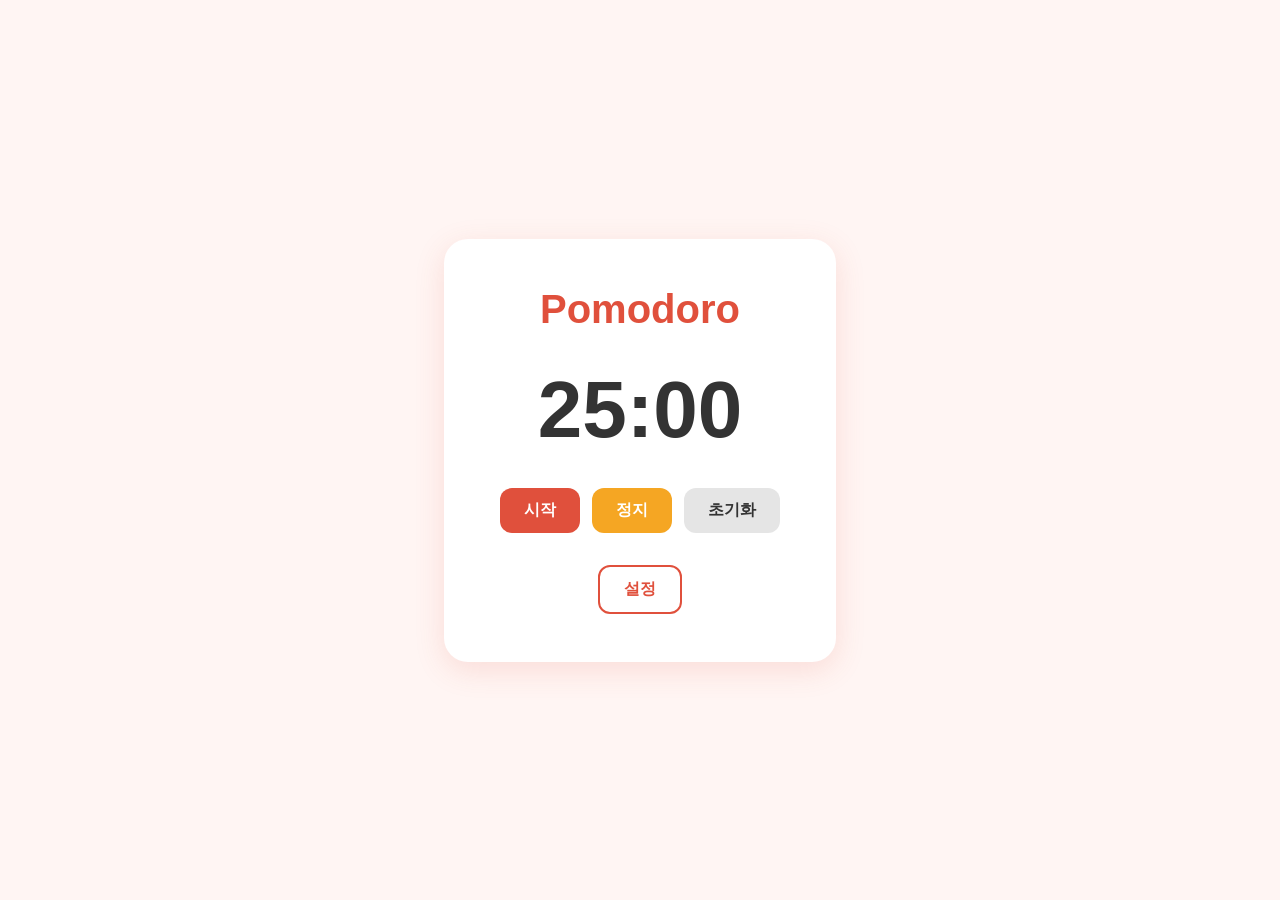
<file: index.html>
<!DOCTYPE html>
<html lang="ko">
<head>
  <meta charset="UTF-8">
  <meta name="viewport" content="width=device-width, initial-scale=1.0">
  <title>Pomodoro</title>
  <link rel="stylesheet" href="index.css">
</head>
<body>
  <main class="container">
    <h1>Pomodoro</h1>

    <div class="timer" id="timer">25:00</div>

    <div class="controls">
      <button type="button" id="start" class="btn btn-start">시작</button>
      <button type="button" id="stop" class="btn btn-stop">정지</button>
      <button type="button" id="reset" class="btn btn-reset">초기화</button>
    </div>

    <a href="setting.html" class="btn btn-settings">설정</a>
  </main>
  <script src="index.js"></script>
</body>
</html>
</file>
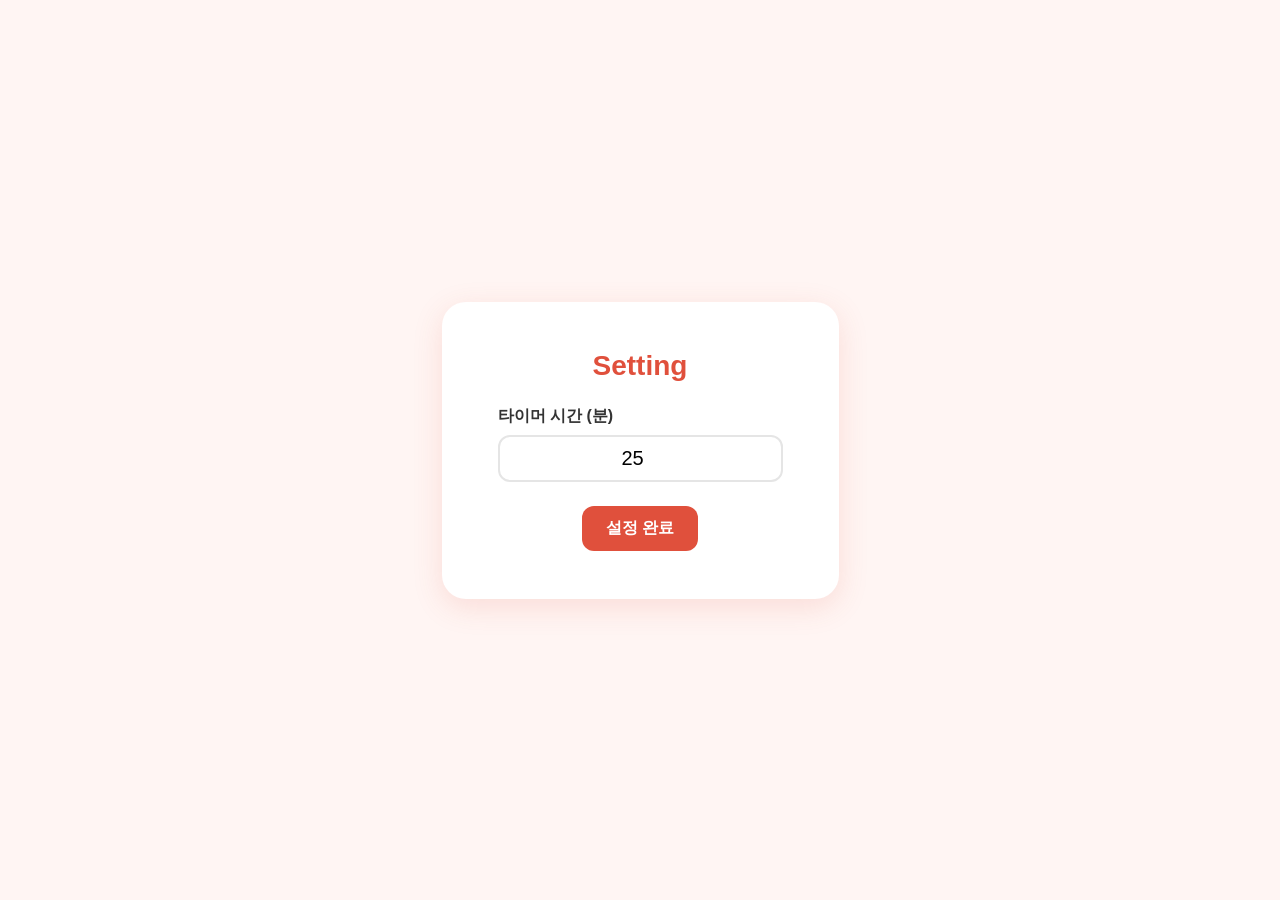
<file: setting.html>
<!DOCTYPE html>
<html lang="ko">
<head>
  <meta charset="UTF-8">
  <meta name="viewport" content="width=device-width, initial-scale=1.0">
  <title>Setting</title>
  <link rel="stylesheet" href="setting.css">
</head>
<body>
  <main class="container">
    <h3>Setting</h3>

    <label class="field">
      <span>타이머 시간 (분)</span>
      <input type="number" id="minutes" value="25" min="1">
    </label>

    <button type="button" class="btn-done">설정 완료</button>
  </main>
  <script src="setting.js"></script>
</body>
</html>
</file>
<file: index.css>
* {
  box-sizing: border-box;
  margin: 0;
  padding: 0;
}

body {
  min-height: 100vh;
  display: flex;
  justify-content: center;
  align-items: center;
  background: #fff5f3;
  font-family: "Segoe UI", "Malgun Gothic", sans-serif;
  color: #333;
}

.container {
  display: flex;
  flex-direction: column;
  align-items: center;
  gap: 32px;
  padding: 48px 56px;
  background: #fff;
  border-radius: 24px;
  box-shadow: 0 8px 30px rgba(224, 80, 60, 0.15);
}

h1 {
  font-size: 2.5rem;
  color: #e0503c;
}

.timer {
  font-size: 5rem;
  font-weight: 700;
  font-variant-numeric: tabular-nums;
}

.controls {
  display: flex;
  gap: 12px;
}

.btn {
  padding: 12px 24px;
  border: none;
  border-radius: 12px;
  font-size: 1rem;
  font-weight: 600;
  text-decoration: none;
  cursor: pointer;
  transition: opacity 0.2s, transform 0.1s;
}

.btn:hover {
  opacity: 0.85;
}

.btn:active {
  transform: scale(0.97);
}

.btn-start {
  background: #e0503c;
  color: #fff;
}

.btn-stop {
  background: #f5a623;
  color: #fff;
}

.btn-reset {
  background: #e5e5e5;
  color: #333;
}

.btn-settings {
  background: transparent;
  color: #e0503c;
  border: 2px solid #e0503c;
}
</file>
<file: setting.css>
* {
  box-sizing: border-box;
  margin: 0;
  padding: 0;
}

body {
  min-height: 100vh;
  display: flex;
  justify-content: center;
  align-items: center;
  background: #fff5f3;
  font-family: "Segoe UI", "Malgun Gothic", sans-serif;
  color: #333;
}

.container {
  display: flex;
  flex-direction: column;
  align-items: center;
  gap: 24px;
  padding: 48px 56px;
  background: #fff;
  border-radius: 24px;
  box-shadow: 0 8px 30px rgba(224, 80, 60, 0.15);
}

h3 {
  font-size: 1.75rem;
  color: #e0503c;
}

.field {
  display: flex;
  flex-direction: column;
  gap: 8px;
  font-weight: 600;
}

.field input {
  padding: 10px 14px;
  border: 2px solid #e5e5e5;
  border-radius: 12px;
  font-size: 1.25rem;
  text-align: center;
}

.field input:focus {
  outline: none;
  border-color: #e0503c;
}

.btn-done {
  padding: 12px 24px;
  border: none;
  border-radius: 12px;
  background: #e0503c;
  color: #fff;
  font-size: 1rem;
  font-weight: 600;
  cursor: pointer;
  transition: opacity 0.2s, transform 0.1s;
}

.btn-done:hover {
  opacity: 0.85;
}

.btn-done:active {
  transform: scale(0.97);
}
</file>
